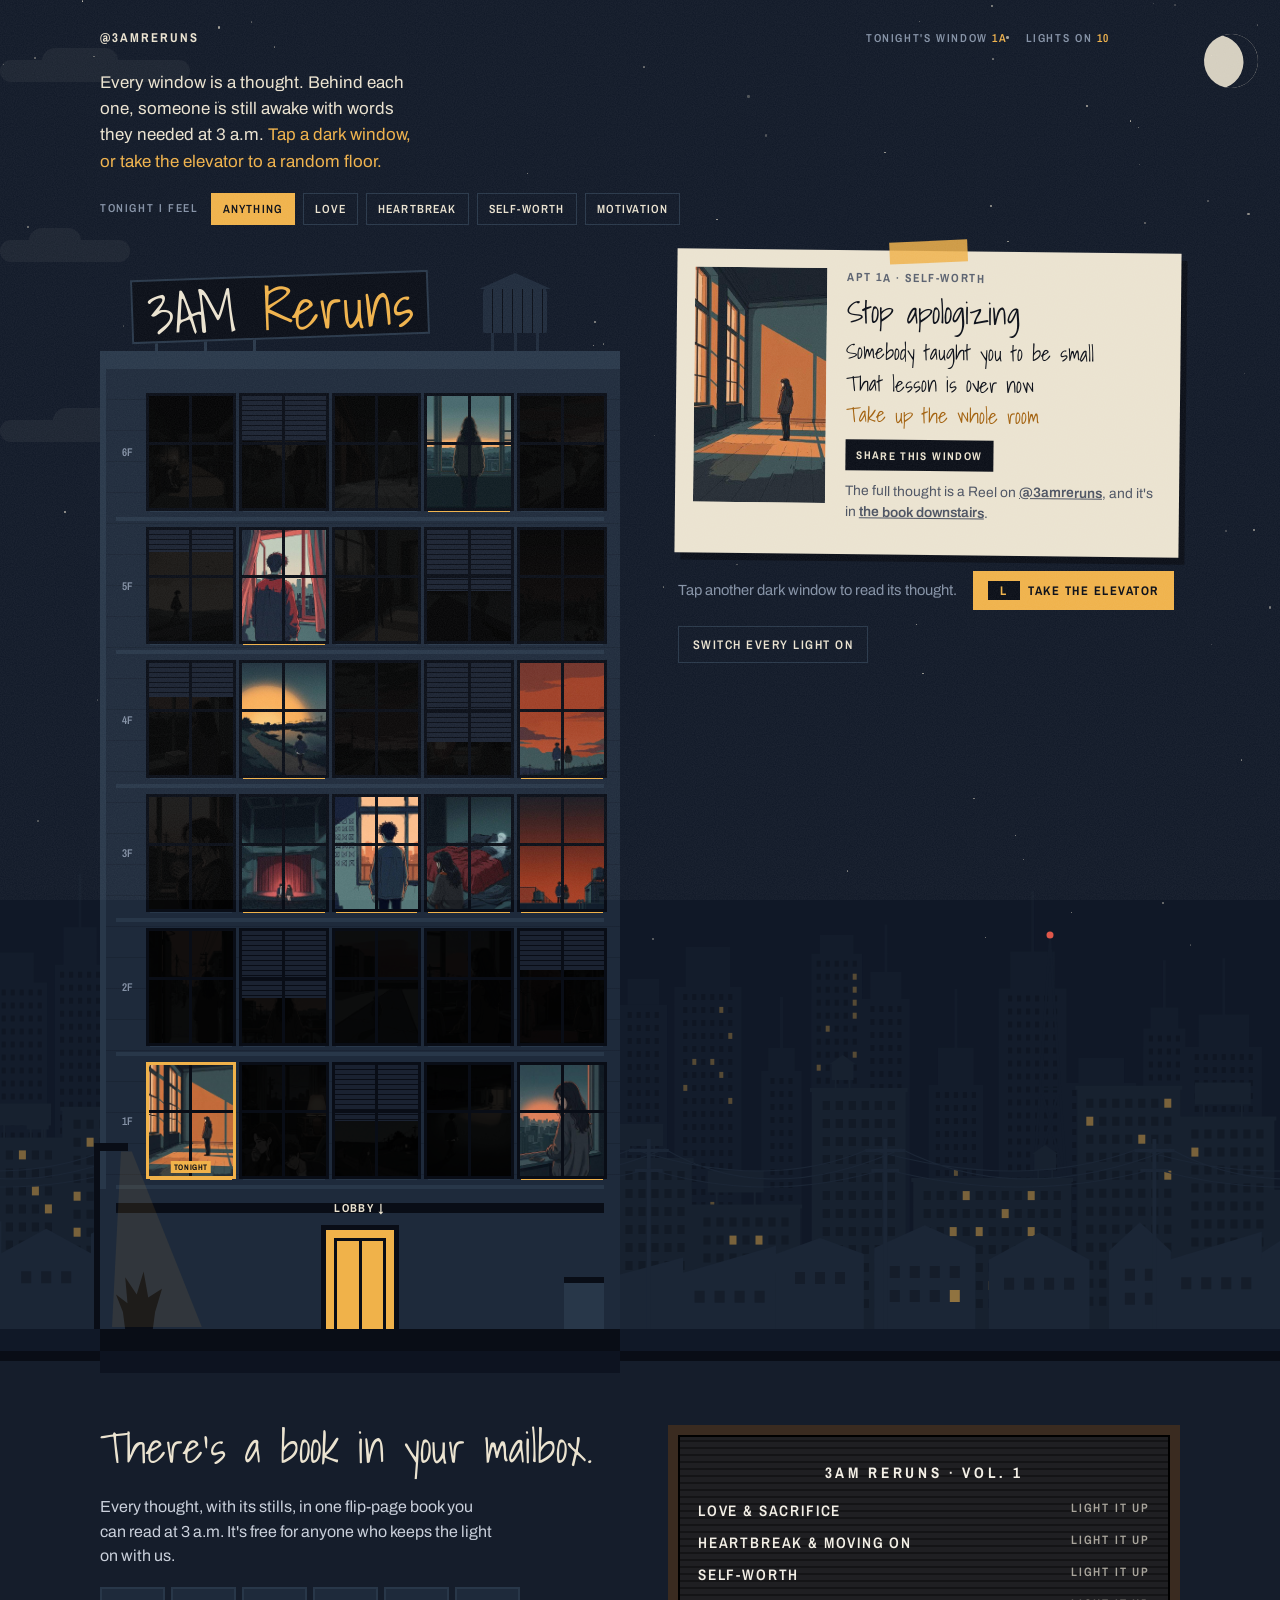
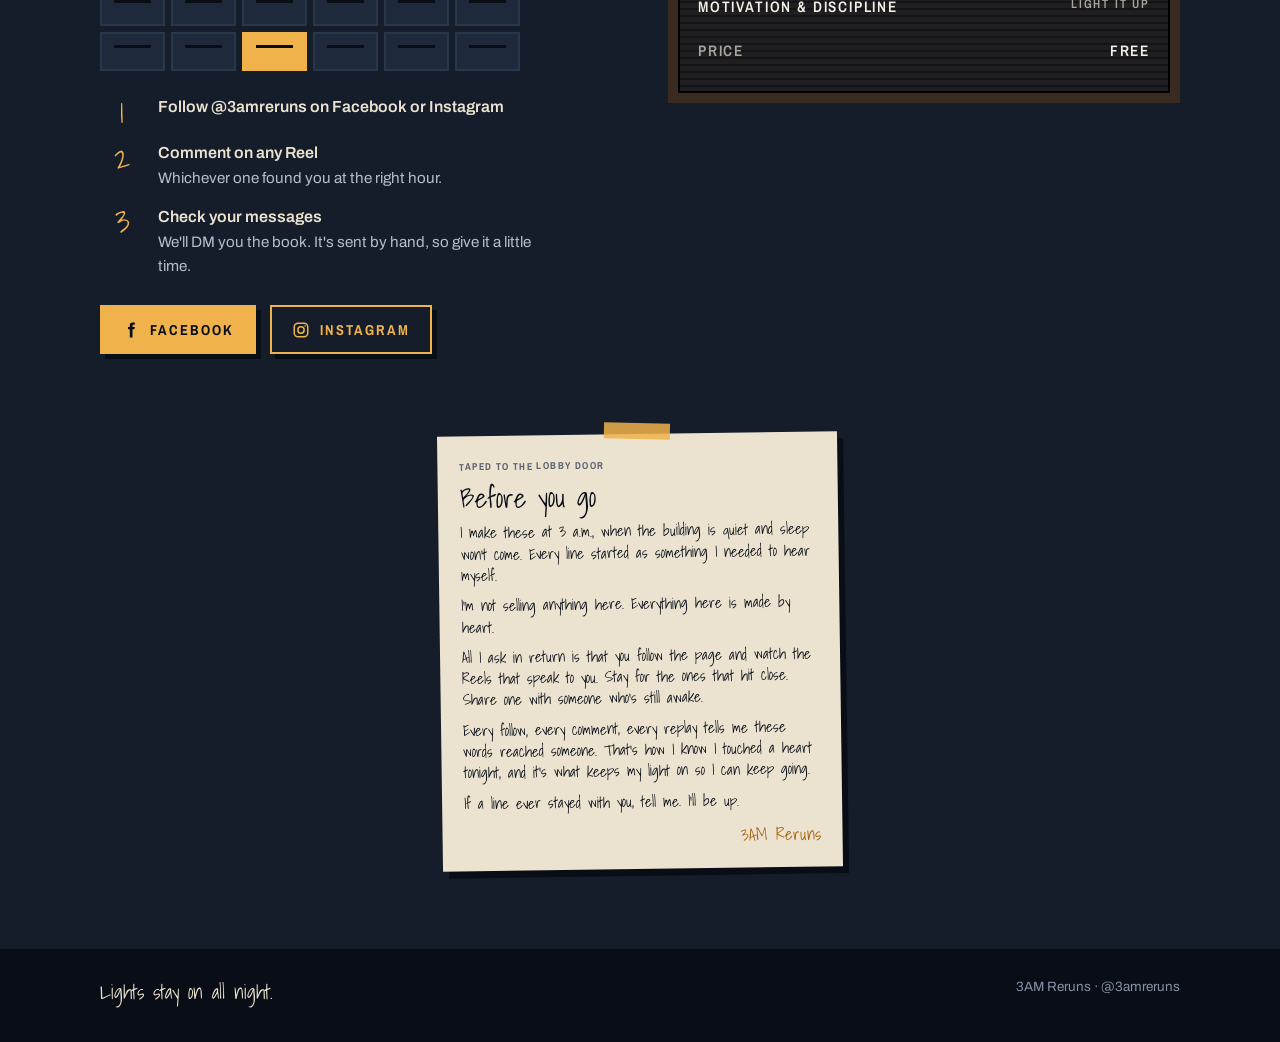
<file: index.html>
<!doctype html>
<html lang="en">
<head>
<meta charset="utf-8">
<meta name="viewport" content="width=device-width,initial-scale=1,viewport-fit=cover">
<meta property="og:title" content="3AM Reruns">
<meta property="og:description" content="Every window holds a thought someone needed at 3 a.m. Follow @3amreruns and comment on a Reel to get the free book.">
<title>3AM Reruns</title>
<meta name="description" content="Every window holds a thought someone needed at 3 a.m. Follow @3amreruns and comment on a Reel to get the free book.">
<link rel="preconnect" href="https://fonts.googleapis.com">
<link rel="preconnect" href="https://fonts.gstatic.com" crossorigin>
<link rel="stylesheet" href="https://fonts.googleapis.com/css2?family=Shadows+Into+Light&family=Archivo+Narrow:wght@500;600;700&family=Archivo:wght@400;500;600&display=swap">
<style>
/* Layout: one apartment block at night. The windows are the Reels; tap one and its tenant's note slides under your door. The lobby below holds the book. */
:root{
  --sky:#101827;      /* night sky, deep navy */
  --wall:#1e2a3b;     /* building facade, slate */
  --wall-hi:#283749;  /* lit edge of the facade */
  --ink:#090d16;      /* window glass, shadows */
  --paper:#ebe3d0;    /* notes, felt-board letters */
  --lamp:#f0b24a;     /* the one warm accent: lamplight */
  --mute:#8592a6;     /* secondary text */
  --display:"Shadows Into Light","Segoe Print","Bradley Hand",cursive;
  --body:"Archivo",system-ui,-apple-system,"Segoe UI",sans-serif;
  --label:"Archivo Narrow","Arial Narrow",system-ui,sans-serif;
  color-scheme:dark;
}
*{box-sizing:border-box}
html{background:var(--sky)}
body{background:var(--sky);color:var(--paper);font-family:var(--body);font-size:16px;line-height:1.55;overflow-x:hidden}
body::after{content:"";position:fixed;inset:0;pointer-events:none;z-index:50;opacity:.07;
  background-image:url("data:image/svg+xml,%3Csvg xmlns='http://www.w3.org/2000/svg' width='220' height='220'%3E%3Cfilter id='n'%3E%3CfeTurbulence type='fractalNoise' baseFrequency='.9' numOctaves='2' stitchTiles='stitch'/%3E%3CfeColorMatrix values='0 0 0 0 1 0 0 0 0 1 0 0 0 0 1 0 0 0 .9 0'/%3E%3C/filter%3E%3Crect width='100%25' height='100%25' filter='url(%23n)'/%3E%3C/svg%3E")}
a{color:inherit}
:focus-visible{outline:2px solid var(--lamp);outline-offset:3px}
.gut{padding-left:max(16px,env(safe-area-inset-left,0px));padding-right:max(16px,env(safe-area-inset-right,0px))}
.lbl{font-family:var(--label);font-weight:600;text-transform:uppercase;letter-spacing:.14em;font-size:.72rem;color:var(--mute)}

/* ---------- Sky + intro ---------- */
.night{position:relative;padding-block:28px 0}
.backdrop{position:absolute;inset:0;overflow:hidden;pointer-events:none;z-index:0}
.star{position:absolute;border-radius:50%;background:var(--paper);opacity:var(--o,.5);animation:twinkle var(--d,6s) ease-in-out var(--dl,0s) infinite}
@keyframes twinkle{0%,100%{opacity:var(--o,.5)}50%{opacity:calc(var(--o,.5) * .25)}}
.shoot{position:absolute;top:90px;left:62%;width:90px;height:1px;background:linear-gradient(90deg,transparent,var(--paper));opacity:0;transform:rotate(-24deg);animation:shoot 19s linear 6s infinite}
@keyframes shoot{0%,94%{opacity:0;translate:0 0}95%{opacity:.7}100%{opacity:0;translate:-220px 98px}}
.cloud{position:absolute;height:22px;background:var(--paper);opacity:.05;border-radius:22px;animation:drift var(--d,160s) linear infinite}
.cloud::before{content:"";position:absolute;left:22%;top:-12px;width:40%;height:26px;border-radius:26px;background:inherit}
@keyframes drift{from{transform:translateX(-30vw)}to{transform:translateX(130vw)}}
.skyline{position:absolute;left:0;right:0;bottom:22px;height:460px;width:100%}
.skyline .body,.skyline .pole{fill:var(--c)}
.skyline .dark{fill:var(--ink);opacity:.35}
.skyline .haze{--c:#131c2b}
.skyline .mid{--c:#17212f}
.skyline .near{--c:#1b2636}
.skyline .haze .w{opacity:.3}
.skyline .mid .w{opacity:.45}
.skyline .lattice{fill:none;stroke:var(--c);stroke-width:2.5}
.skyline .wire{fill:none;stroke:var(--c);stroke-width:1.2}
.skyline .w{fill:var(--lamp);opacity:.55}
.skyline .w.blink{animation:winblink var(--d,14s) steps(1) var(--dl,0s) infinite}
@keyframes winblink{0%,60%{opacity:.55}61%,100%{opacity:0}}
.skyline .beacon{fill:#e0574a;animation:beacon 2.6s ease-in-out infinite}
@keyframes beacon{0%,100%{opacity:.85}50%{opacity:.1}}
.night>.wrap{z-index:1}

.moon{position:absolute;z-index:0;top:34px;right:max(22px,env(safe-area-inset-right,0px));width:54px;height:54px;border-radius:50%;background:var(--paper);box-shadow:inset -14px -4px 0 0 var(--sky);transform:rotate(-20deg);opacity:.9}
.wrap{max-width:1080px;margin:0 auto;position:relative}
.top{display:flex;justify-content:space-between;align-items:baseline;gap:12px;flex-wrap:wrap;padding-right:70px}
.handle{font-family:var(--label);font-weight:700;letter-spacing:.16em;text-transform:uppercase;font-size:.8rem;color:var(--paper);text-decoration:none}
.count{font-variant-numeric:tabular-nums}
.count b{color:var(--lamp);font-weight:600}
.intro{max-width:34ch;margin:22px 0 0;font-size:1.06rem;color:var(--paper);text-wrap:balance}
.intro em{font-style:normal;color:var(--lamp)}

/* ---------- Stage: building + note ---------- */
.stage{display:grid;grid-template-columns:minmax(0,1fr);gap:28px;margin-top:26px;align-items:start}
@media (min-width:860px){.stage{grid-template-columns:minmax(0,520px) minmax(0,1fr);gap:56px}.note-col{position:sticky;top:calc(24px + env(safe-area-inset-top,0px))}}

.building{position:relative;max-width:520px;margin:0 auto;width:100%}
.roof{position:relative;height:118px}
.tower{position:absolute;right:14%;bottom:18px;width:64px;height:64px}
.tower .tank{position:absolute;inset:0 0 18px;background:var(--wall);border-radius:6px 6px 2px 2px;
  background-image:repeating-linear-gradient(90deg,transparent 0 9px,var(--ink) 9px 10px)}
.tower .tank::before{content:"";position:absolute;left:-4px;right:-4px;top:-14px;height:16px;background:var(--wall);clip-path:polygon(50% 0,100% 100%,0 100%)}
.tower .legs{position:absolute;left:8px;right:8px;bottom:0;height:18px;border-left:3px solid var(--wall);border-right:3px solid var(--wall);
  background:linear-gradient(var(--wall),var(--wall)) center/3px 100% no-repeat}
.sign{position:absolute;left:6%;bottom:16px;display:flex;flex-direction:column;align-items:flex-start}
.sign h1{margin:0;font-family:var(--display);font-weight:400;font-size:clamp(2.6rem,9vw,3.6rem);line-height:.9;color:var(--paper);
  padding:6px 14px 2px;background:var(--ink);border:2px solid var(--wall-hi);transform:rotate(-2deg)}
.sign h1 span{color:var(--lamp)}
.sign .posts{display:flex;gap:46px;margin-left:24px}
.sign .posts i{display:block;width:3px;height:14px;background:var(--wall-hi)}
.roof::after{content:"";position:absolute;left:0;right:0;bottom:0;height:18px;background:var(--wall-hi)}

.facade{position:relative;background:var(--wall);padding:18px 16px 0;
  background-image:linear-gradient(90deg,var(--wall-hi) 0 6px,transparent 6px),repeating-linear-gradient(180deg,transparent 0 30px,rgba(9,13,22,.18) 30px 31px)}
.floor{display:grid;grid-template-columns:24px repeat(5,minmax(0,1fr));gap:9px;align-items:center;padding-block:9px;border-bottom:4px solid var(--wall-hi)}
.floor .fl{font-family:var(--label);font-weight:600;font-size:.7rem;color:var(--mute);text-align:center;letter-spacing:.05em}
.win{position:relative;aspect-ratio:3/4;max-width:100%;padding:0;border:0;border-radius:0;background:var(--ink);cursor:pointer;overflow:hidden;
  box-shadow:0 0 0 3px var(--ink),0 5px 0 -1px var(--wall-hi)}
.win img{position:absolute;inset:0;width:100%;height:100%;object-fit:cover;filter:brightness(.13) saturate(.25);transition:filter .5s ease}
.win::before{content:"";position:absolute;inset:0;z-index:2;pointer-events:none;
  background:linear-gradient(var(--ink),var(--ink)) 50% 0/3px 100% no-repeat,linear-gradient(var(--ink),var(--ink)) 0 42%/100% 3px no-repeat}
.win::after{content:"";position:absolute;left:0;right:0;top:0;height:var(--blind,0%);background:repeating-linear-gradient(180deg,#1a2231 0 4px,var(--ink) 4px 5px);z-index:1;transition:height .4s ease}
.win.on img{filter:none}
.win.on::after{height:0}
.win.on{box-shadow:0 0 0 3px var(--ink),0 5px 0 -1px var(--lamp)}
.win.cur{box-shadow:0 0 0 3px var(--lamp),0 5px 0 -1px var(--lamp)}
.win:hover:not(.on) img{filter:brightness(.3) saturate(.4)}
.win.flick img{animation:flick .42s steps(1) 1}
@keyframes flick{0%{filter:brightness(.13)}25%{filter:none}45%{filter:brightness(.2)}65%{filter:none}}

.ground{position:relative;background:var(--wall);padding:14px 16px 0;display:grid;grid-template-columns:1fr auto 1fr;align-items:end;gap:12px}
.awning{grid-column:1/-1;height:10px;background:var(--ink)}
.door{width:78px;height:104px;background:var(--lamp);position:relative;border:5px solid var(--ink);border-bottom:0}
.door::before{content:"";position:absolute;inset:8px 8px 0;border:3px solid var(--ink);border-bottom:0;
  background:linear-gradient(var(--ink),var(--ink)) 50% 0/3px 100% no-repeat}
.door b{position:absolute;top:-30px;left:50%;transform:translateX(-50%);font-family:var(--label);font-weight:700;font-size:.72rem;letter-spacing:.12em;color:var(--paper);white-space:nowrap}
.plant{justify-self:start;width:46px;height:58px;background:var(--ink);clip-path:polygon(20% 100%,80% 100%,85% 70%,100% 30%,70% 45%,60% 0,45% 40%,20% 10%,25% 55%,0 40%,15% 70%)}
.box{justify-self:end;width:40px;height:52px;background:var(--wall-hi);border-top:6px solid var(--ink)}
.street{height:22px;background:var(--ink);box-shadow:0 22px 0 0 #0d1320}
.lamp-post{position:absolute;left:-6px;bottom:22px;width:6px;height:180px;background:var(--ink)}
.lamp-post::before{content:"";position:absolute;top:-6px;left:0;width:34px;height:8px;background:var(--ink)}
.lamp-post::after{content:"";position:absolute;top:2px;left:18px;width:90px;height:176px;background:var(--lamp);opacity:.09;clip-path:polygon(10% 0,22% 0,100% 100%,0 100%)}

/* ---------- Note under the door ---------- */
.note{position:relative;background:var(--paper);color:var(--ink);display:grid;grid-template-columns:minmax(0,132px) minmax(0,1fr);gap:20px;padding:18px;transform:rotate(.6deg);
  box-shadow:6px 7px 0 0 var(--ink)}
.note::before{content:"";position:absolute;top:-10px;left:42%;width:78px;height:22px;background:var(--lamp);opacity:.85;transform:rotate(-3deg)}
.note .still{aspect-ratio:9/16;max-width:100%;background:var(--ink);overflow:hidden}
.note .still img{width:100%;height:100%;object-fit:cover;display:block}
.note .meta{display:flex;flex-direction:column;gap:10px;min-width:0}
.note .apt{font-family:var(--label);font-weight:700;font-size:.74rem;letter-spacing:.14em;text-transform:uppercase;color:#59606e}
.note h2{margin:0;font-family:var(--display);font-weight:400;font-size:1.9rem;line-height:1.05}
.note .lines{margin:0;padding:0;list-style:none;font-family:var(--display);font-size:1.32rem;line-height:1.3;display:flex;flex-direction:column;gap:4px}
.note .lines li:last-child{color:#a2600c}
.note .more{margin-top:auto;font-size:.86rem;color:#4b5261}
.note .more a{font-weight:600}
.hint{margin:16px 2px 0;font-size:.92rem;color:var(--mute);display:flex;gap:16px;flex-wrap:wrap;align-items:center}
.btn-ghost{font:600 .78rem var(--label);letter-spacing:.12em;text-transform:uppercase;background:none;color:var(--paper);border:1.5px solid var(--wall-hi);padding:9px 14px;cursor:pointer}
.btn-ghost:hover{border-color:var(--lamp);color:var(--lamp)}
@media (max-width:420px){.note{grid-template-columns:minmax(0,96px) minmax(0,1fr);gap:14px;padding:14px}.note h2{font-size:1.6rem}.note .lines{font-size:1.18rem}}

/* ---------- Lobby ---------- */
.lobby{background:#151d2b;margin-top:0;padding-block:64px 72px;border-top:10px solid var(--ink)}
.lobby .wrap{display:grid;grid-template-columns:minmax(0,1fr);gap:40px}
@media (min-width:860px){.lobby .wrap{grid-template-columns:minmax(0,1fr) minmax(0,1fr);gap:56px;align-items:start}}
.lobby h3{margin:0 0 6px;font-family:var(--display);font-weight:400;font-size:clamp(2rem,6vw,2.7rem);line-height:1.05;color:var(--paper);text-wrap:balance}
.lobby p{margin:0;max-width:44ch;color:#c9cfda}

.board{background:#1a1a1c;padding:22px 20px 26px;border:10px solid #3a2b20;box-shadow:inset 0 0 0 2px #000;
  background-image:repeating-linear-gradient(180deg,#1f1f22 0 5px,#141416 5px 7px)}
.board .row{display:flex;justify-content:space-between;gap:12px;font-family:var(--label);font-weight:600;text-transform:uppercase;letter-spacing:.12em;color:#f3efe6;font-size:clamp(.78rem,2.6vw,.95rem);line-height:2.1}
.board .row span:last-child{font-variant-numeric:tabular-nums;color:#f3efe6}
.board .row.head{justify-content:center;font-weight:700;letter-spacing:.24em;margin-bottom:6px}
.board .row.gap{height:12px}
.board .row.dim{color:#a9a59c}

.mail{display:flex;flex-direction:column;gap:18px}
.boxes{display:grid;grid-template-columns:repeat(6,minmax(0,1fr));gap:6px;max-width:420px}
.boxes i{aspect-ratio:5/3;background:var(--wall);border:2px solid var(--wall-hi);position:relative}
.boxes i::after{content:"";position:absolute;left:20%;right:20%;top:30%;height:3px;background:var(--ink)}
.boxes i.yours{background:var(--lamp);border-color:var(--lamp)}
.boxes i.yours::after{background:var(--ink)}
.steps{list-style:none;margin:6px 0 0;padding:0;display:flex;flex-direction:column;gap:14px;max-width:460px}
.steps li{display:grid;grid-template-columns:44px minmax(0,1fr);gap:14px;align-items:start}
.steps .n{font-family:var(--display);font-size:2rem;line-height:1;color:var(--lamp);text-align:center}
.steps strong{display:block;font-weight:600;color:var(--paper)}
.steps span{color:#b6bdca;font-size:.95rem}
.cta{display:inline-flex;align-items:center;gap:10px;align-self:flex-start;margin-top:8px;background:var(--lamp);color:var(--ink);text-decoration:none;
  font:700 .9rem var(--label);letter-spacing:.14em;text-transform:uppercase;padding:15px 22px;box-shadow:5px 5px 0 0 var(--ink);transition:transform .15s ease,box-shadow .15s ease}
.cta:hover{transform:translate(-2px,-2px);box-shadow:7px 7px 0 0 var(--ink)}
.cta svg{width:18px;height:18px}
.ctas{display:flex;flex-wrap:wrap;gap:14px;margin-top:8px}
.ctas .cta{margin-top:0}
.cta.alt{background:transparent;color:var(--lamp);box-shadow:inset 0 0 0 2px var(--lamp),5px 5px 0 0 var(--ink)}
.cta.alt:hover{box-shadow:inset 0 0 0 2px var(--lamp),7px 7px 0 0 var(--ink)}

@media (max-width:859px){
  .mail{align-items:center;text-align:center}
  .mail p{margin-inline:auto}
  .boxes{width:100%;margin-inline:auto}
  .steps{text-align:left;width:fit-content;max-width:100%;margin-inline:auto}
  .ctas{justify-content:center;align-self:center}
}
.letter{background:#151d2b;padding-block:8px 80px}
.letter .card{position:relative;max-width:400px;margin:0 auto;background:var(--paper);color:var(--ink);padding:24px 22px 22px;transform:rotate(-.8deg);box-shadow:6px 7px 0 0 var(--ink)}
.letter .card::before{content:"";position:absolute;top:-11px;left:50%;width:66px;height:16px;margin-left:-33px;background:var(--lamp);opacity:.85;transform:rotate(2deg)}
.letter .apt{font-family:var(--label);font-weight:700;font-size:.62rem;letter-spacing:.14em;text-transform:uppercase;color:#59606e;margin:0 0 10px}
.letter h3{margin:0 0 10px;font-family:var(--display);font-weight:400;font-size:clamp(1.4rem,5vw,1.7rem);line-height:1.05}
.letter p{margin:0 0 9px;font-family:var(--display);font-size:.95rem;line-height:1.4}
.letter .sig{margin:12px 0 0;text-align:right;color:#a2600c;font-size:1.05rem}
@media (max-width:420px){.letter .card{padding:22px 18px 18px}}
.tonight-btn{background:none;border:0;padding:0;cursor:pointer}
.tonight-btn:hover{color:var(--paper)}
.tonight-btn b{color:var(--lamp);font-weight:600}
.top .meta-r{display:flex;gap:18px;flex-wrap:wrap;align-items:baseline}
.moods{display:flex;flex-wrap:wrap;gap:8px;margin-top:18px;align-items:center}
.moods .lbl{margin-right:4px}
.mood{font:600 .74rem var(--label);letter-spacing:.1em;text-transform:uppercase;background:none;color:var(--paper);border:1.5px solid var(--wall-hi);padding:7px 11px;cursor:pointer}
.mood:hover{border-color:var(--lamp)}
.mood[aria-pressed="true"]{background:var(--lamp);border-color:var(--lamp);color:var(--ink)}
.win.vacant{cursor:default}
.win.vacant::after{height:100%}
.win.tonight::before{background:linear-gradient(var(--ink),var(--ink)) 50% 0/3px 100% no-repeat,linear-gradient(var(--ink),var(--ink)) 0 42%/100% 3px no-repeat}
.win .tag{position:absolute;left:50%;bottom:3px;transform:translateX(-50%);z-index:3;background:var(--lamp);color:var(--ink);font:700 .5rem/1 var(--label);letter-spacing:.08em;text-transform:uppercase;padding:2px 3px;white-space:nowrap;pointer-events:none}
.car{position:absolute;left:16px;width:24px;background:var(--lamp);z-index:1;transition:top 1.3s cubic-bezier(.6,0,.3,1);pointer-events:none;opacity:0}
.car.go{opacity:.95}
.floor .fl{position:relative;z-index:2}
.floor.at .fl{color:var(--ink)}
.note-actions{display:flex;gap:10px;align-items:center;flex-wrap:wrap}
.share{font:700 .7rem var(--label);letter-spacing:.12em;text-transform:uppercase;background:var(--ink);color:var(--paper);border:0;padding:8px 11px;cursor:pointer}
.share:hover{background:#26334a}
.share-msg{font-size:.78rem;color:#4b5261}
.share-url{width:100%;font:.78rem var(--body);padding:5px;border:1px solid #b9b2a2;background:#f6f1e6;color:var(--ink)}
.btn-lamp{font:700 .78rem var(--label);letter-spacing:.12em;text-transform:uppercase;background:var(--lamp);color:var(--ink);border:1.5px solid var(--lamp);padding:9px 14px;cursor:pointer;display:inline-flex;gap:8px;align-items:center}
.btn-lamp:disabled{opacity:.6;cursor:wait}
.btn-lamp .disp{font-variant-numeric:tabular-nums;background:var(--ink);color:var(--lamp);padding:1px 5px;min-width:2.6em;text-align:center}
.board .row.pick{width:100%;background:none;border:0;padding:0;cursor:pointer;text-align:left}
.board .row.pick:hover span:first-child,.board .row.pick[aria-pressed="true"] span:first-child{color:var(--lamp)}
.board .row.pick span:last-child{color:#a9a59c;font-size:.8em}
footer{padding-block:28px 34px;background:var(--ink);color:var(--mute);font-size:.84rem}
footer .wrap{display:flex;justify-content:space-between;gap:12px;flex-wrap:wrap}
footer .sig{font-family:var(--display);font-size:1.25rem;color:var(--paper)}

@media (max-width:640px){.moon{top:10px;width:40px;height:40px;box-shadow:inset -10px -3px 0 0 var(--sky)}.lamp-post{display:none}}
@media (prefers-reduced-motion:reduce){*{transition:none!important;animation:none!important}}
</style>
<style>html{color-scheme:dark}body{margin:0}img{max-width:100%}[hidden]{display:none!important}:root{padding-top:env(safe-area-inset-top,0px);padding-bottom:env(safe-area-inset-bottom,0px)}</style>
</head>
<body>


<div class="night gut">
  <div class="backdrop" id="backdrop" aria-hidden="true"></div>
  <div class="moon" aria-hidden="true"></div>
  <div class="wrap">
    <div class="top">
      <a class="handle" href="https://www.facebook.com/3amreruns" target="_blank" rel="noopener">@3amreruns</a>
      <span class="meta-r"><button class="lbl tonight-btn" id="tonight-btn" type="button">Tonight's window <b id="tonight-apt"></b></button><span class="lbl count" aria-live="polite">Lights on <b id="lit">0</b></span></span>
    </div>
    <p class="intro">Every window is a thought. Behind each one, someone is still awake with words they needed at 3 a.m. <em>Tap a dark window, or take the elevator to a random floor.</em></p>
    <div class="moods" role="group" aria-label="Filter by feeling"><span class="lbl">Tonight I feel</span><button class="mood" type="button" data-ch="" aria-pressed="true">Anything</button></div>

    <div class="stage">
      <div class="building" role="group" aria-label="The building: one thought in each apartment">
        <div class="roof" aria-hidden="false">
          <div class="sign"><h1>3AM <span>Reruns</span></h1><div class="posts" aria-hidden="true"><i></i><i></i><i></i></div></div>
          <div class="tower" aria-hidden="true"><div class="tank"></div><div class="legs"></div></div>
        </div>
        <div class="facade" id="facade"></div>
        <div class="ground" aria-hidden="true">
          <div class="awning"></div>
          <div class="plant"></div>
          <div class="door"><b>LOBBY ↓</b></div>
          <div class="box"></div>
        </div>
        <div class="street" aria-hidden="true"></div>
        <div class="lamp-post" aria-hidden="true"></div>
      </div>

      <div class="note-col">
        <article class="note" id="note" aria-live="polite">
          <div class="still"><img id="n-img" alt=""></div>
          <div class="meta">
            <div class="apt" id="n-apt"></div>
            <h2 id="n-title"></h2>
            <ul class="lines" id="n-lines"></ul>
            <div class="note-actions"><button class="share" id="share" type="button">Share this window</button><span class="share-msg" id="share-msg" aria-live="polite"></span></div>
            <p class="more" id="n-more">The full thought is a Reel on <a href="https://www.facebook.com/3amreruns" target="_blank" rel="noopener">@3amreruns</a>, and it's in <a href="#lobby">the book downstairs</a>.</p>
          </div>
        </article>
        <div class="hint">
          <span id="hint-text">Tap another dark window to read its thought.</span>
          <button class="btn-lamp" id="lift" type="button"><span class="disp" id="lift-disp">L</span>Take the elevator</button>
          <button class="btn-ghost" id="all" type="button">Switch every light on</button>
        </div>
      </div>
    </div>
  </div>
</div>

<section class="lobby gut" id="lobby" aria-labelledby="lobby-h">
  <div class="wrap">
    <div class="mail">
      <h3 id="lobby-h">There's a book in your mailbox.</h3>
      <p>Every thought, with its stills, in one flip-page book you can read at 3 a.m. It's free for anyone who keeps the light on with us.</p>
      <div class="boxes" aria-hidden="true"><i></i><i></i><i></i><i></i><i></i><i></i><i></i><i></i><i class="yours"></i><i></i><i></i><i></i></div>
      <ol class="steps">
        <li><span class="n">1</span><div><strong>Follow @3amreruns on Facebook or Instagram</strong></div></li>
        <li><span class="n">2</span><div><strong>Comment on any Reel</strong><span>Whichever one found you at the right hour.</span></div></li>
        <li><span class="n">3</span><div><strong>Check your messages</strong><span>We'll DM you the book. It's sent by hand, so give it a little time.</span></div></li>
      </ol>
      <div class="ctas">
      <a class="cta" href="https://www.facebook.com/3amreruns" target="_blank" rel="noopener">
        <svg viewBox="0 0 24 24" fill="currentColor" aria-hidden="true"><path d="M14 8V6.2c0-.8.2-1.2 1.4-1.2H17V2h-2.6C11.3 2 10.4 3.6 10.4 6v2H8v3h2.4v11H14V11h2.6l.4-3z"/></svg>
        Facebook
      </a>
      <a class="cta alt" href="https://www.instagram.com/3amreruns/" target="_blank" rel="noopener">
        <svg viewBox="0 0 24 24" fill="none" stroke="currentColor" stroke-width="2" aria-hidden="true"><rect x="3" y="3" width="18" height="18" rx="5"/><circle cx="12" cy="12" r="4.2"/><circle cx="17.4" cy="6.6" r="1.1" fill="currentColor" stroke="none"/></svg>
        Instagram
      </a>
      </div>
    </div>
    <div class="board" role="group" aria-label="Building directory: tap a chapter to fill the building with it">
      <div class="row head">3AM Reruns · Vol. 1</div>
      <div id="board-rows"></div>
      <div class="row gap"></div>
      <div class="row dim"><span>Price</span><span>Free</span></div>
    </div>
  </div>
</section>

<section class="letter gut" aria-labelledby="letter-h">
  <article class="card">
    <p class="apt">Taped to the lobby door</p>
    <h3 id="letter-h">Before you go</h3>
    <p>I make these at 3 a.m., when the building is quiet and sleep won't come. Every line started as something I needed to hear myself.</p>
    <p>I'm not selling anything here. Everything here is made by heart.</p>
    <p>All I ask in return is that you follow the page and watch the Reels that speak to you. Stay for the ones that hit close. Share one with someone who's still awake.</p>
    <p>Every follow, every comment, every replay tells me these words reached someone. That's how I know I touched a heart tonight, and it's what keeps my light on so I can keep going.</p>
    <p>If a line ever stayed with you, tell me. I'll be up.</p>
    <p class="sig">3AM Reruns</p>
  </article>
</section>

<footer class="gut">
  <div class="wrap">
    <span class="sig">Lights stay on all night.</span>
    <span>3AM Reruns · @3amreruns</span>
  </div>
</footer>

<script src="thoughts.js"></script>
<script>
// THOUGHTS (from thoughts.js): every thought in the book, {id, title, theme, chapter, lines}.
// The building has 30 apartments. Each night (it turns over at 3 a.m. local time) a different
// set of thoughts moves in, and one of them is tonight's window.
const ALL = window.THOUGHTS || [];
const CHAPTERS = window.CHAPTER_ORDER || [...new Set(ALL.map(p => p.chapter))];
const byId = Object.fromEntries(ALL.map(p => [p.id, p]));
const FLOORS = 6, UNITS = "ABCDE", SLOTS = FLOORS * 5;
const facade = document.getElementById('facade');
const reduce = matchMedia('(prefers-reduced-motion: reduce)').matches;
const narrow = () => matchMedia('(max-width: 859px)').matches;
const blinds = [0,40,0,65,0,20,0,0,55,0,30,0,0,70,0,0,45,0,0,25,0,60,0,0,35,0,0,50,0,15];
const $ = id => document.getElementById(id);

// --- seeded randomness, so everyone sees the same building on the same night
const nightKey = (() => { const d = new Date(Date.now() - 3 * 3600e3); return `${d.getFullYear()}-${d.getMonth() + 1}-${d.getDate()}`; })();
function rng(seedStr) {
  let h = 1779033703 ^ seedStr.length;
  for (let i = 0; i < seedStr.length; i++) { h = Math.imul(h ^ seedStr.charCodeAt(i), 3432918353); h = h << 13 | h >>> 19; }
  return () => { h = Math.imul(h ^ h >>> 16, 2246822507); h = Math.imul(h ^ h >>> 13, 3266489909); return ((h ^= h >>> 16) >>> 0) / 4294967296; };
}
const shuffle = (arr, r) => { const a = arr.slice(); for (let i = a.length - 1; i > 0; i--) { const j = Math.floor(r() * (i + 1)); [a[i], a[j]] = [a[j], a[i]]; } return a; };

// --- build the 30 apartments
const slots = [];   // {el, floorEl, apt, poem}
for (let f = 0; f < FLOORS; f++) {
  const row = document.createElement('div');
  row.className = 'floor';
  const floorNo = FLOORS - f;
  row.innerHTML = `<span class="fl" aria-hidden="true">${floorNo}F</span>`;
  for (let u = 0; u < 5; u++) {
    const i = f * 5 + u;
    const b = document.createElement('button');
    b.type = 'button';
    b.className = 'win';
    b.style.setProperty('--blind', blinds[i] + '%');
    b.innerHTML = `<img alt="" decoding="async">`;
    const slot = {el: b, floorEl: row, apt: floorNo + UNITS[u], poem: null};
    b.addEventListener('click', () => { if (slot.poem) open(slot, true); });
    row.appendChild(b);
    slots.push(slot);
  }
  facade.appendChild(row);
}
const car = document.createElement('div');
car.className = 'car';
car.setAttribute('aria-hidden', 'true');
facade.appendChild(car);

let cur = null, tonight = null, filter = '';

function setTenant(slot, p) {
  slot.poem = p;
  const b = slot.el;
  b.classList.remove('on', 'cur', 'flick', 'tonight');
  b.querySelector('.tag')?.remove();
  b.classList.toggle('vacant', !p);
  b.disabled = !p;
  b.setAttribute('aria-pressed', 'false');
  const img = b.querySelector('img');
  if (p) {
    img.src = `img/${p.id}.jpg`;
    img.hidden = false;
    b.setAttribute('aria-label', `Apartment ${slot.apt}: ${p.title}`);
    if (tonight && p.id === tonight.id) {
      b.classList.add('tonight');
      b.insertAdjacentHTML('beforeend', '<span class="tag">Tonight</span>');
    }
  } else {
    img.removeAttribute('src');
    img.hidden = true;
    b.setAttribute('aria-label', `Apartment ${slot.apt}: empty`);
  }
}
const slotOf = id => slots.find(s => s.poem && s.poem.id === id);

function light(slot, animate) {
  const w = slot.el;
  if (!slot.poem || w.classList.contains('on')) return;
  w.classList.add('on');
  w.setAttribute('aria-pressed', 'true');
  if (animate && !reduce) { w.classList.remove('flick'); void w.offsetWidth; w.classList.add('flick'); }
}
function updateCount() {
  const n = slots.filter(s => s.el.classList.contains('on')).length;
  const occupied = slots.filter(s => s.poem).length;
  $('lit').textContent = n;
  const all = n === occupied;
  $('all').hidden = all;
  $('hint-text').innerHTML = all && filter
    ? `Every ${filter.split(' & ')[0].toLowerCase()} window is lit. The rest of the building is in <a href="#lobby">the book downstairs</a>.`
    : all
    ? 'Every light is on. The whole building is in <a href="#lobby">the book downstairs</a>.'
    : 'Tap another dark window to read its thought.';
}

function open(slot, fromTap) {
  const p = slot.poem;
  light(slot, fromTap);
  if (cur) cur.el.classList.remove('cur');
  cur = slot; slot.el.classList.add('cur');
  $('n-img').src = `img/${p.id}.jpg`;
  $('n-apt').textContent = `Apt ${slot.apt} · ${p.theme}`;
  $('n-title').textContent = p.title;
  const ul = $('n-lines');
  ul.innerHTML = '';
  p.lines.forEach(l => { const li = document.createElement('li'); li.textContent = l; ul.appendChild(li); });
  $('share-msg').textContent = '';
  $('share-url')?.remove();
  updateCount();
  if (fromTap && narrow()) {
    const r = $('note').getBoundingClientRect();
    if (r.top > innerHeight - 120) $('note').scrollIntoView({behavior: reduce ? 'auto' : 'smooth', block: 'center'});
  }
}

// --- fill the building: tonight's tenants, or one chapter's thoughts
function fill(pool, seed, keep) {
  const r = rng(seed);
  let picks = shuffle(pool, r).slice(0, SLOTS);
  if (keep && !picks.includes(keep)) picks[picks.length < SLOTS ? picks.length : SLOTS - 1] = keep;
  // spread the tenants across the building when there are fewer thoughts than apartments
  const order = shuffle(slots.map((_, i) => i), r);
  slots.forEach(s => setTenant(s, null));
  picks.forEach((p, k) => setTenant(slots[order[k]], p));
  const occupied = slots.filter(s => s.poem);
  return occupied;
}

function setFilter(ch, fromUser) {
  filter = ch;
  document.querySelectorAll('[data-ch]').forEach(b => b.setAttribute('aria-pressed', String(b.dataset.ch === ch)));
  const pool = ch ? ALL.filter(p => p.chapter === ch) : ALL;
  const keep = !ch || (tonight && tonight.chapter === ch) ? tonight : null;
  const occupied = fill(pool, nightKey + '|' + ch, keep);
  // a chapter lights all its windows; the full building starts with a few lights on
  (ch ? occupied : shuffle(occupied, rng(nightKey)).slice(0, 9)).forEach(s => light(s, !!fromUser));
  const first = (keep && slotOf(keep.id)) || slots.find(s => s.el.classList.contains('on')) || slots.find(s => s.poem);
  if (first) open(first, false);
  updateCount();
  if (fromUser) document.querySelector('.building').scrollIntoView({behavior: reduce ? 'auto' : 'smooth', block: 'start'});
}

// --- the elevator: rides to a random floor and opens a random thought there
let riding = false;
function ride() {
  if (riding) return;
  const pool = filter ? ALL.filter(p => p.chapter === filter) : ALL;
  const shown = cur && cur.poem ? cur.poem.id : null;
  const choices = pool.filter(p => p.id !== shown);
  if (!choices.length) return;
  const p = choices[Math.floor(Math.random() * choices.length)];
  let slot = slotOf(p.id);
  if (!slot) {
    const dark = slots.filter(s => !s.el.classList.contains('on') && !(tonight && s.poem && s.poem.id === tonight.id));
    const vacant = slots.filter(s => !s.poem);
    const spots = vacant.length ? vacant : dark.length ? dark : slots.filter(s => s !== cur);
    slot = spots[Math.floor(Math.random() * spots.length)];
    setTenant(slot, p);
  }
  riding = true;
  $('lift').disabled = true;
  const arrive = () => {
    slots.forEach(s => s.floorEl.classList.remove('at'));
    slot.floorEl.classList.add('at');
    $('lift-disp').textContent = slot.apt.slice(0, -1) + 'F';
    open(slot, true);
    setTimeout(() => { car.classList.remove('go'); slot.floorEl.classList.remove('at'); riding = false; $('lift').disabled = false; }, reduce ? 0 : 900);
  };
  if (narrow()) document.querySelector('.building').scrollIntoView({behavior: reduce ? 'auto' : 'smooth', block: 'center'});
  if (reduce) return arrive();
  // start at the ground floor, ride up, ticking the display as floors pass
  car.style.transition = 'none';
  car.style.top = facade.offsetHeight + 'px';
  car.style.height = slot.floorEl.offsetHeight + 'px';
  car.classList.add('go');
  void car.offsetWidth;
  car.style.transition = '';
  const delay = narrow() ? 450 : 0;
  setTimeout(() => {
    car.style.top = slot.floorEl.offsetTop + 'px';
    const target = +slot.apt.slice(0, -1);
    let f = 0;
    const tick = setInterval(() => { f++; $('lift-disp').textContent = Math.min(f, target) + 'F'; if (f >= target) clearInterval(tick); }, 1300 / target);
    setTimeout(arrive, 1350);
  }, delay);
}

// --- share a window: a link that opens this thought
async function share() {
  const p = cur && cur.poem;
  if (!p) return;
  const url = location.origin + location.pathname + '#t' + p.id;
  const msg = $('share-msg');
  if (navigator.share) {
    try { await navigator.share({title: `${p.title} · 3AM Reruns`, text: p.lines.join('\n'), url}); return; } catch (e) { if (e.name === 'AbortError') return; }
  }
  try { await navigator.clipboard.writeText(url); msg.textContent = 'Link copied.'; return; } catch (e) {}
  msg.textContent = 'Copy this link:';
  let box = $('share-url');
  if (!box) { box = document.createElement('input'); box.id = 'share-url'; box.className = 'share-url'; box.readOnly = true; $('share-msg').after(box); }
  box.value = url; box.focus(); box.select();
}

function openFromHash() {
  const m = /^#t(\w+)$/.exec(location.hash);
  const p = m && byId[m[1]];
  if (!p) return false;
  if (filter && p.chapter !== filter) setFilter('', false);
  let slot = slotOf(p.id);
  if (!slot) {
    const spots = slots.filter(s => !s.poem || (!s.el.classList.contains('on') && s.poem !== tonight));
    slot = spots[Math.floor(Math.random() * spots.length)] || slots[0];
    setTenant(slot, p);
  }
  open(slot, true);
  document.querySelector('.building').scrollIntoView({block: narrow() ? 'center' : 'start'});
  return true;
}

// --- controls
const moods = document.querySelector('.moods');
const boardRows = $('board-rows');
CHAPTERS.forEach(ch => {
  const short = ch.split(' & ')[0];
  moods.insertAdjacentHTML('beforeend', `<button class="mood" type="button" data-ch="${ch}" aria-pressed="false">${short}</button>`);
  boardRows.insertAdjacentHTML('beforeend', `<button class="row pick" type="button" data-ch="${ch}" aria-pressed="false"><span>${ch.replace('&', '&amp;')}</span><span>Light it up</span></button>`);
});
document.addEventListener('click', e => {
  const b = e.target.closest('[data-ch]');
  if (b) setFilter(b.dataset.ch === filter && b.classList.contains('pick') ? '' : b.dataset.ch, true);
});
$('lift').addEventListener('click', ride);
$('share').addEventListener('click', share);
$('tonight-btn').addEventListener('click', () => {
  if (filter && tonight.chapter !== filter) setFilter('', false);
  const s = slotOf(tonight.id);
  if (s) { open(s, true); if (narrow()) document.querySelector('.building').scrollIntoView({behavior: reduce ? 'auto' : 'smooth', block: 'center'}); }
});
$('all').addEventListener('click', () => {
  const dark = slots.filter(s => s.poem && !s.el.classList.contains('on'));
  let delay = 0;
  if (narrow()) {
    document.querySelector('.building').scrollIntoView({behavior: reduce ? 'auto' : 'smooth', block: 'start'});
    delay = reduce ? 0 : 600;
  }
  dark.forEach((s, k) => setTimeout(() => { light(s, true); updateCount(); }, delay + (reduce ? 0 : k * 90)));
});
document.addEventListener('click', e => {
  if (!e.target.closest('a[href="#lobby"]')) return;
  e.preventDefault();
  $('lobby').scrollIntoView({behavior: reduce ? 'auto' : 'smooth'});
});
addEventListener('hashchange', openFromHash);

// --- first frame: tonight's building, tonight's window open
if (ALL.length) {
  tonight = ALL[Math.floor(rng('tonight|' + nightKey)() * ALL.length)];
  setFilter('', false);
  $('tonight-apt').textContent = slotOf(tonight.id).apt;
  openFromHash();
}

(function backdrop(){
  const bd = document.getElementById('backdrop');
  const H = Math.max(document.querySelector('.night').offsetHeight, 900);
  const rnd = (a,b) => a + Math.random()*(b-a);
  const frag = document.createDocumentFragment();
  for (let i = 0; i < 90; i++) {
    const s = document.createElement('i');
    const top = Math.pow(Math.random(), 1.6) * H * .7;
    const size = Math.random() < .8 ? rnd(1,1.8) : rnd(2,2.6);
    s.className = 'star';
    s.style.cssText = `left:${rnd(0,100)}%;top:${top}px;width:${size}px;height:${size}px;--o:${rnd(.25,.75).toFixed(2)};--d:${rnd(4,10).toFixed(1)}s;--dl:-${rnd(0,10).toFixed(1)}s`;
    frag.appendChild(s);
  }
  [[60,190,170],[240,130,230],[420,240,300]].forEach(([top,w,d],k) => {
    const c = document.createElement('i');
    c.className = 'cloud';
    c.style.cssText = `top:${top}px;left:0;width:${w}px;--d:${d}s;animation-delay:-${k*70}s`;
    frag.appendChild(c);
  });
  const sh = document.createElement('i'); sh.className = 'shoot'; frag.appendChild(sh);

  // skyline: three flat layers (haze towers, mid offices, near houses + utility poles)
  const NS = 'http://www.w3.org/2000/svg';
  const svg = document.createElementNS(NS, 'svg');
  svg.setAttribute('class', 'skyline');
  svg.setAttribute('viewBox', '0 0 1600 460');
  svg.setAttribute('preserveAspectRatio', 'xMidYMax slice');
  const el = (tag, attrs, parent) => { const n = document.createElementNS(NS, tag); for (const k in attrs) n.setAttribute(k, attrs[k]); (parent || svg).appendChild(n); return n; };
  let seed = 11; const pr = () => (seed = (seed * 16807) % 2147483647) / 2147483647;
  const R = (x, y, w, h) => `M${x.toFixed(1)} ${y.toFixed(1)}h${w.toFixed(1)}v${h.toFixed(1)}h${(-w).toFixed(1)}z`;
  const B = 460;

  function layer(name, opts) {
    const g = el('g', {class: 'layer ' + name});
    let body = '', dark = '';
    const lit = [];
    const windows = (x, y, w, h, cw, ch, gx, gy, rate) => {
      const cols = Math.floor((w - gx) / (cw + gx)), rows = Math.floor((h - gy * 2) / (ch + gy));
      const ox = x + (w - cols * (cw + gx) + gx) / 2;
      for (let r = 0; r < rows; r++) for (let c = 0; c < cols; c++) {
        const wx = ox + c * (cw + gx), wy = y + gy + r * (ch + gy);
        if (pr() < rate) lit.push([wx, wy, cw, ch]); else dark += R(wx, wy, cw, ch);
      }
    };
    let x = opts.start;
    while (x < 1640) {
      const t = opts.pick();
      const w = t.w(), h = t.h(), y = B - h;
      body += R(x, y, w, h);
      const rate = [0, .03, .08, .16][Math.floor(pr() * 4)];
      if (t.kind === 'tower') {
        const sw = w * .66, sh = 18 + pr() * 22;
        body += R(x + (w - sw) / 2, y - sh, sw, sh);
        if (pr() < .6) body += R(x + w / 2 - 1.5, y - sh - 40 - pr() * 30, 3, 40 + 30);
        windows(x, y, w, h, 4, 6, 5, 7, rate);
      } else if (t.kind === 'office') {
        if (pr() < .5) { // water tank on legs
          const tx = x + 8 + pr() * (w - 40);
          body += R(tx, y - 24, 22, 16) + `M${tx - 2} ${y - 24}l13 -9l13 9z` + R(tx + 3, y - 8, 2, 8) + R(tx + 17, y - 8, 2, 8);
        }
        if (pr() < .35) { // billboard frame
          const bx = x + 6 + pr() * (w - 70);
          body += R(bx, y - 34, 56, 22) + R(bx + 8, y - 12, 2, 12) + R(bx + 46, y - 12, 2, 12);
        }
        body += R(x - 2, y, w + 4, 4);
        windows(x, y + 4, w, h - 4, 7, 9, 6, 9, rate);
      } else { // house: slanted or gable roof, AC unit
        const peak = 14 + pr() * 16;
        body += pr() < .5 ? `M${x} ${y}L${x + w / 2} ${y - peak}L${x + w} ${y}z` : `M${x} ${y}L${x + w} ${y - peak}L${x + w} ${y}z`;
        if (pr() < .5) body += R(x + w * .65, y + 10, 12, 9);
        windows(x, y + 6, w, h - 6, 10, 12, 10, 12, rate * 1.6);
      }
      x += w + (pr() < opts.gapChance ? 4 + pr() * 18 : 0);
    }
    el('path', {d: body, class: 'body'}, g);
    el('path', {d: dark, class: 'dark'}, g);
    lit.forEach(([wx, wy, cw, ch]) => {
      const r = el('rect', {x: wx.toFixed(1), y: wy.toFixed(1), width: cw, height: ch, class: 'w'}, g);
      if (pr() < .15) { r.classList.add('blink'); r.style.setProperty('--d', (10 + pr() * 16).toFixed(1) + 's'); r.style.setProperty('--dl', '-' + (pr() * 20).toFixed(1) + 's'); }
    });
    return g;
  }

  layer('haze', {start: -10, gapChance: .55, pick: () => ({kind: 'tower', w: () => 34 + pr() * 46, h: () => 230 + pr() * 190})});
  // radio tower with a slow red beacon
  const rg = el('g', {class: 'layer haze'});
  const tx = 1210, top = 70;
  el('path', {class: 'lattice', d: `M${tx - 26} ${B}L${tx} ${top}L${tx + 26} ${B}M${tx - 20} ${B - 70}h40M${tx - 15} ${B - 150}h30M${tx - 9} ${B - 240}h18M${tx - 5} ${B - 310}h10M${tx - 20} ${B - 70}L${tx + 15} ${B - 150}M${tx + 20} ${B - 70}L${tx - 15} ${B - 150}M${tx - 15} ${B - 150}L${tx + 9} ${B - 240}M${tx + 15} ${B - 150}L${tx - 9} ${B - 240}`}, rg);
  el('circle', {cx: tx, cy: top - 4, r: 3.5, class: 'beacon'});
  layer('mid', {start: -30, gapChance: .35, pick: () => ({kind: 'office', w: () => 70 + pr() * 90, h: () => 120 + pr() * 150})});
  const near = layer('near', {start: -20, gapChance: .5, pick: () => ({kind: 'house', w: () => 60 + pr() * 70, h: () => 46 + pr() * 60})});
  // utility poles and sagging wires
  let wires = '', poles = '';
  const px = [];
  for (let p = 40; p < 1640; p += 230 + pr() * 60) px.push(p);
  px.forEach(p => { poles += R(p, B - 190, 4, 190) + R(p - 18, B - 180, 40, 3) + R(p - 12, B - 160, 28, 3); });
  for (let i = 0; i < px.length - 1; i++) {
    const a = px[i] + 2, b = px[i + 1] + 2, m = (a + b) / 2;
    [[-180, 22], [-180 + 0, 30], [-160, 18]].forEach(([yy, sag], k) => {
      const off = k === 1 ? 16 : k === 0 ? -16 : 0;
      wires += `M${a + off} ${B + yy}Q${m} ${B + yy + sag * 2} ${b + off} ${B + yy}`;
    });
  }
  el('path', {d: poles, class: 'pole'}, near);
  el('path', {d: wires, class: 'wire'}, near);
  frag.appendChild(svg);
  bd.appendChild(frag);
})();
</script>

</body>
</html>
</file>
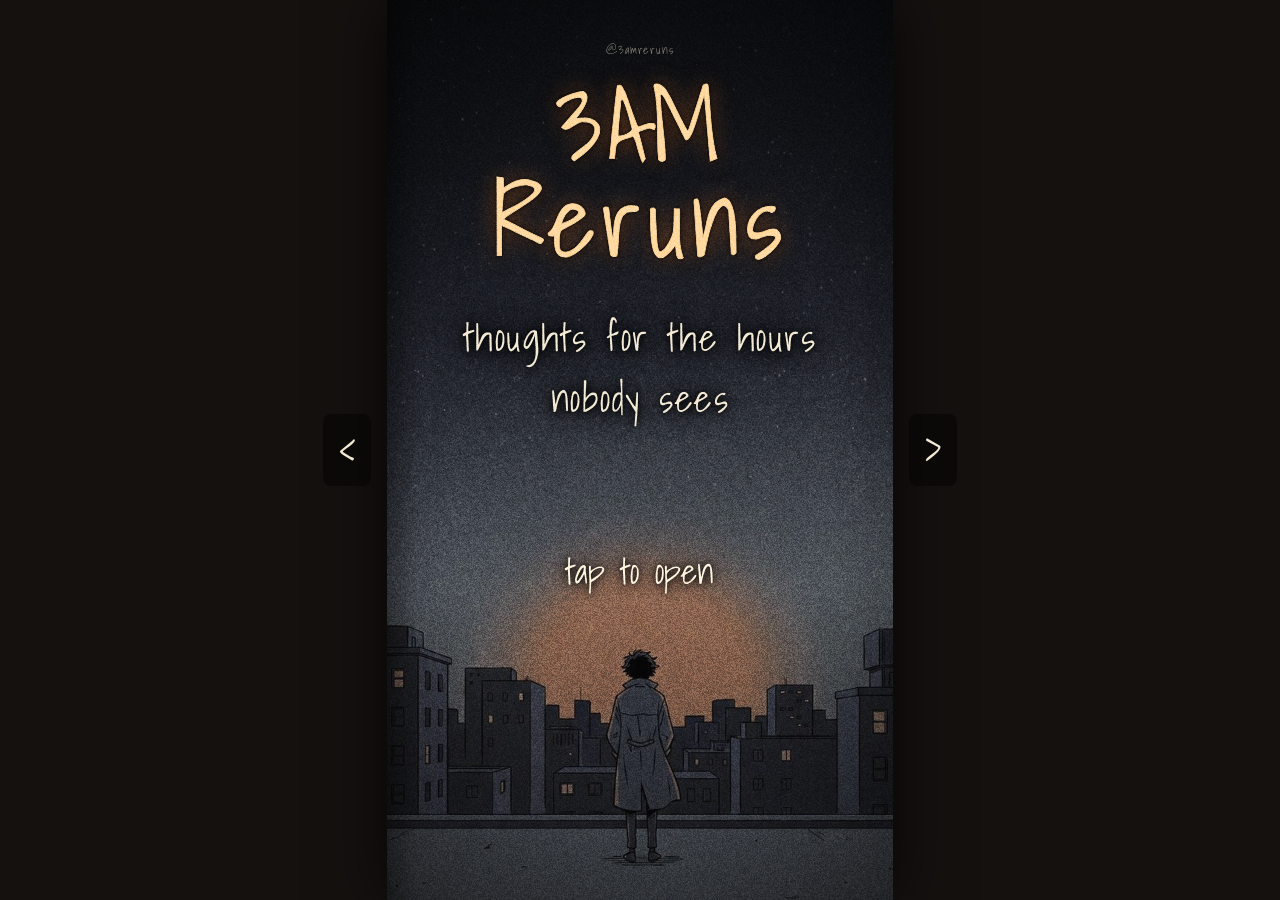
<file: vol1/index.html>
<!doctype html>
<html lang="en"><head>
<meta charset="utf-8">
<meta name="viewport" content="width=device-width,initial-scale=1,viewport-fit=cover">
<title>3AM Reruns</title>
<meta name="theme-color" content="#14110f">
<link rel="stylesheet" href="book.css">
</head><body>
<div id="stage"><div id="book" aria-live="polite"></div></div>
<button id="prev" class="nav" aria-label="Previous page">&#8249;</button>
<button id="next" class="nav" aria-label="Next page">&#8250;</button>
<div id="bar">
  <span class="l"><button id="home" aria-label="Home">&#8962;</button><button id="toc" aria-label="Contents">&#9776;</button></span>
  <span id="count"></span>
  <button id="mute" aria-label="Mute music">&#9835;</button>
</div>
<div id="menu" hidden><div class="sheet"><h2>Chapters</h2><div class="wheel" id="chapters"></div></div></div>
<audio id="music" src="audio/calmant.mp3" loop preload="none"></audio>
<script src="poems.js"></script>
<script src="book.js"></script>
</body></html>
</file>
<file: vol1/book.css>
@font-face{font-family:"Shadows Into Light";src:url(fonts/ShadowsIntoLight-Regular.ttf) format("truetype");font-display:swap}
:root{--paper:#e9dfc9;--ink:#2a221b;--bg:#14110f;--w:min(100vw,calc(100dvh*9/16));}
*{box-sizing:border-box;-webkit-tap-highlight-color:transparent}
html,body{margin:0;height:100%;background:var(--bg);overflow:hidden;font-family:"Shadows Into Light",cursive;color:var(--paper);overscroll-behavior:none;touch-action:pan-y}
#stage{position:fixed;inset:0;display:flex;align-items:center;justify-content:center;perspective:2200px}
#book{position:relative;width:var(--w);height:calc(var(--w)*16/9);max-height:100dvh;box-shadow:0 0 60px #000a}
.page{position:absolute;inset:0;transform-origin:left center;transition:transform .9s cubic-bezier(.65,0,.25,1),box-shadow .9s,filter .9s;background:var(--paper);overflow:hidden;backface-visibility:hidden;-webkit-backface-visibility:hidden}
.page.gone{transform:rotateY(-180deg);box-shadow:none;pointer-events:none}
.page.flipping{box-shadow:12px 0 40px #0008}
.page::after{content:"";position:absolute;inset:0;pointer-events:none;background:linear-gradient(90deg,#0005,transparent 6%),radial-gradient(ellipse at center,transparent 55%,#0006 100%)}
.grain{position:absolute;inset:0;pointer-events:none;mix-blend-mode:overlay;opacity:.35;z-index:3;background-image:url("data:image/svg+xml;utf8,<svg xmlns='http://www.w3.org/2000/svg' width='200' height='200'><filter id='n'><feTurbulence type='fractalNoise' baseFrequency='.9' numOctaves='2' stitchTiles='stitch'/><feColorMatrix values='0 0 0 0 .5 0 0 0 0 .5 0 0 0 0 .5 0 0 0 1 0'/></filter><rect width='200' height='200' filter='url(%23n)'/></svg>")}
.pic{position:absolute;inset:0;background:#1b1612 center/cover no-repeat;filter:sepia(.28) saturate(.78) contrast(.92) brightness(.95)}
.shade{position:absolute;inset:0;background:linear-gradient(transparent 45%,#0009 100%)}
.line{position:absolute;left:8%;right:8%;bottom:11%;z-index:2;text-align:center;font-size:calc(var(--w)*.085);line-height:1.18;color:#f3ead6;text-shadow:0 2px 8px #000c}
.foot{position:absolute;left:0;right:0;bottom:3.5%;text-align:center;font-size:calc(var(--w)*.04);opacity:.6;z-index:2;color:#f3ead6}
.plain{display:flex;flex-direction:column;align-items:center;justify-content:center;text-align:center;padding:12%;color:var(--ink);background:var(--paper)}
.plain h1{font-weight:400;margin:0;font-size:calc(var(--w)*.17);line-height:1}
.plain h2{font-weight:400;margin:.3em 0;font-size:calc(var(--w)*.1)}
.plain p,.plain li{font-size:calc(var(--w)*.05);margin:.4em 0}
.small{font-size:calc(var(--w)*.04)!important;opacity:.7;line-height:1.3}

.cover h1{color:#f3ead6}
.tap{margin-top:2.2em;font-size:calc(var(--w)*.065);animation:pulse 2.4s infinite}
@keyframes pulse{50%{opacity:.35}}
.plain.title{background:#221b16;color:#f3ead6}
.title .theme{opacity:.6;font-size:calc(var(--w)*.05);text-transform:lowercase}
.title .num{opacity:.5;font-size:calc(var(--w)*.06)}
.plain ul{list-style:none;padding:0;margin:.6em 0;width:100%;max-height:80%;overflow:auto;margin-top:0}
.plain li{cursor:pointer;padding:.05em 0;border-bottom:1px dotted #2a221b44}
.plain li span{opacity:.5;margin-right:.5em}
.plain a{color:inherit}
.nav,#bar button{background:#0006;color:#f3ead6;border:0;font:inherit;cursor:pointer}
.nav{position:fixed;top:50%;transform:translateY(-50%);width:48px;height:72px;font-size:42px;z-index:10;border-radius:8px;display:none}
#prev{left:max(8px,calc(50vw - var(--w)/2 - 64px))}
#next{right:max(8px,calc(50vw - var(--w)/2 - 64px))}
@media (hover:hover) and (pointer:fine){.nav{display:block}}
#bar{position:fixed;top:0;left:0;right:0;display:flex;justify-content:space-between;align-items:center;padding:calc(env(safe-area-inset-top) + 8px) 12px 8px;z-index:10;pointer-events:none;opacity:0;transition:opacity .4s}
#bar.on{opacity:1}
#bar>*{pointer-events:auto}
#bar button{width:40px;height:40px;border-radius:50%;font-size:20px}
#bar button.off{opacity:.45;text-decoration:line-through}
#count{font-size:16px;opacity:.8;text-shadow:0 1px 4px #000}

#book.fade{animation:bfade .45s ease}
@keyframes bfade{from{opacity:.2}to{opacity:1}}
.sheen{position:absolute;inset:0;pointer-events:none;z-index:4;background:linear-gradient(90deg,#0000 40%,#fff2 50%,#0000 60%);opacity:0;transition:opacity .9s}
.page.flipping .sheen{opacity:1}
.page.flipping{filter:brightness(.92)}
.pic{transform:scale(1);transition:transform 14s linear}
.page.active .pic{transform:scale(1.06)}
.cover .pic{filter:sepia(.28) saturate(.78) contrast(.92) brightness(.8)}
.shade.full{background:linear-gradient(#0008,#0004 40%,#000b)}
.coverText{position:absolute;inset:0;z-index:2;display:flex;flex-direction:column;align-items:center;justify-content:center;text-align:center;padding:12%;color:#f3ead6;text-shadow:0 2px 12px #000}
.coverText h1{margin:0;font-weight:400;font-size:calc(var(--w)*.2);line-height:.95}
.coverText .sub{font-size:calc(var(--w)*.055);margin:.8em 0 0}
.coverText .tap{margin-top:2.4em;font-size:calc(var(--w)*.065);animation:pulse 2.4s infinite}
.plain input{width:100%;font:inherit;font-size:calc(var(--w)*.07);text-align:center;background:transparent;border:0;border-bottom:2px solid #2a221b88;color:var(--ink);padding:.2em;margin:.4em 0 1em;outline:0;border-radius:0}
.plain input::placeholder{color:#2a221b66}
.chips{display:flex;gap:8px;margin:.4em 0 1.4em}
.chips button,.big{font:inherit;color:var(--ink);background:transparent;border:2px solid #2a221b88;border-radius:20px;padding:.25em .7em;font-size:calc(var(--w)*.05);cursor:pointer;transition:background .25s,color .25s}
.chips button.on,.big{background:var(--ink);color:var(--paper)}
.big{font-size:calc(var(--w)*.06);padding:.35em 1em;margin:.4em 0 1em}
.l{display:flex;gap:8px}
body.onpic #bar,.x{}

#menu{position:fixed;inset:0;z-index:20;background:#000a;display:flex;align-items:flex-start;justify-content:flex-start;opacity:0;transition:opacity .25s}
#menu.show{opacity:1}
#menu .sheet{margin:calc(env(safe-area-inset-top) + 56px) 12px 12px;width:min(340px,calc(100vw - 24px));max-height:calc(100dvh - 90px);overflow:auto;background:var(--paper);color:var(--ink);border-radius:14px;padding:14px 18px;transform:translateY(-8px);transition:transform .25s}
#menu.show .sheet{transform:none}
#menu h2{font-weight:400;margin:0 0 6px;font-size:30px}
#menu ul{list-style:none;margin:0;padding:0}
#menu li{font-size:24px;padding:8px 4px;border-bottom:1px dotted #2a221b44;cursor:pointer}
#menu li span{opacity:.5;margin-right:.6em}
#menu li.now{background:#2a221b18;border-radius:6px}
#menu[hidden]{display:none}

.coverText{justify-content:flex-start;padding-top:22%}
.coverText .tap{position:absolute;bottom:9%;left:0;right:0;margin:0}
.cover .pic{filter:sepia(.15) saturate(.9) contrast(.95) brightness(.95)}
.shade.full{background:linear-gradient(#0006,#0000 45%,#0000 70%,#0006)}
.coverText .tap{position:static;margin-top:1.8em}
.why{align-items:flex-start;text-align:left}.why h2{margin-bottom:.5em}.why p{font-size:calc(var(--w)*.058);line-height:1.25;margin:.55em 0}
.coverText .sub{font-size:calc(var(--w)*.075);color:#fff6e0;text-shadow:0 0 6px #000,0 2px 14px #000,0 0 28px #000;opacity:1}
.coverText .tap{font-size:calc(var(--w)*.07);text-shadow:0 0 6px #000,0 2px 14px #000}
.shade.full{background:linear-gradient(#000a,#0005 38%,#0000 65%,#0006)}
.coverText .for{font-size:calc(var(--w)*.065);margin:.5em 0 0;min-height:1em;color:#fff6e0;text-shadow:0 0 6px #000,0 2px 14px #000}
/* cover hierarchy: warm gold title, cream tagline, amber name, pill button */
.coverText h1{color:#ffd9a0;letter-spacing:.05em;-webkit-text-stroke:.8px #ffd9a0;text-shadow:0 0 4px #000,0 0 22px #e8803a99,0 3px 16px #000}
.coverText .sub{color:#f3ead6;letter-spacing:.04em;margin-top:1em}
.coverText .for{color:#ffb36b;font-size:calc(var(--w)*.075);-webkit-text-stroke:.4px #ffb36b}
.coverText .for:not(:empty)::before,.coverText .for:not(:empty)::after{content:"\2014";opacity:.6;margin:0 .4em}
.coverText .tap{display:inline-block;color:#fff6e0;background:#000a;border:1.5px solid #ffd9a0;border-radius:999px;padding:.35em 1.4em;margin-top:1.4em;animation:pulse2 2.4s infinite}
@keyframes pulse2{50%{opacity:.65;transform:scale(.97)}}
/* thought lines: slightly stronger */
.line{color:#fff3d6;-webkit-text-stroke:.5px #fff3d6;text-shadow:0 0 3px #000,0 2px 10px #000,0 0 24px #000a}
.shade{background:linear-gradient(transparent 40%,#000b 100%)}
.coverText{padding-top:15%}
.cover .pic{transition:none;transform-origin:50% 75%;animation:coverzoom 60s ease-in-out infinite alternate}
@keyframes coverzoom{from{transform:scale(1)}to{transform:scale(1.1)}}
@media (prefers-reduced-motion:reduce){.cover .pic{animation:none}}
.coverText .tap{background:none;border:0;border-radius:0;padding:0;margin-top:1.6em;color:#fff6e0;text-shadow:0 0 6px #000,0 2px 14px #000;animation:pulse 2.4s infinite}

/* wheel carousel */
.wheel{--ih:calc(var(--w)*.12);--wh:calc(var(--ih)*7);position:relative;height:var(--wh);width:100%;overflow-y:auto;scroll-snap-type:y mandatory;scrollbar-width:none;overscroll-behavior:contain;touch-action:pan-y;-webkit-overflow-scrolling:touch;-webkit-mask-image:linear-gradient(transparent,#000 28%,#000 72%,transparent);mask-image:linear-gradient(transparent,#000 28%,#000 72%,transparent)}
.wheel::-webkit-scrollbar{display:none}
.wheel ul{margin:0;padding:calc((var(--wh) - var(--ih))/2) 0;max-height:none;overflow:visible;width:100%}
.wheel li{height:var(--ih);display:flex;align-items:center;justify-content:center;scroll-snap-align:center;border:0;padding:0;margin:0;font-size:calc(var(--ih)*.62);white-space:nowrap;will-change:transform,opacity;cursor:pointer}
.wheel li span{opacity:.5;margin-right:.5em;font-size:.7em}
.wheel li.sel{font-weight:400;-webkit-text-stroke:.5px currentColor}
.plain .wheel.wide{margin-top:.4em}
#menu .wheel{--ih:46px;--wh:min(62dvh,322px)}
#menu .sheet{overflow:hidden}
#menu li{border-bottom:0;padding:0}
#menu li.now{background:none}
/* no light band during turns; a soft shadow only */
.sheen{display:none}
.page.flipping{filter:none;box-shadow:8px 0 28px #0006}
.wheel,.wheel li{-webkit-user-select:none;user-select:none;-webkit-touch-callout:none}

/* perf: one shared static grain tile instead of a filter per page */
#book>.grain{position:absolute;inset:0;z-index:1000;pointer-events:none;mix-blend-mode:overlay;opacity:.22;background:url(img/grain.png);background-size:256px;image-rendering:pixelated}
.page .grain{display:none}
.wheel li{will-change:auto}
#book{perspective:2200px}
.handle{position:absolute;top:2.2%;left:0;right:0;text-align:center;z-index:1001;pointer-events:none;font-size:calc(var(--w)*.036);letter-spacing:.06em;color:#f3ead6;opacity:.55;text-shadow:0 0 4px #000a,0 1px 6px #000}
body.paper .handle{color:#2a221b;opacity:.6;text-shadow:none}

/* handle sits right under the page counter, same centre line */
.handle{position:fixed;top:calc(env(safe-area-inset-top) + 40px);left:0;right:0;z-index:11;font-size:12px;letter-spacing:.08em;color:#f3ead6;opacity:.5;text-shadow:none}
body.paper .handle{color:#f3ead6;opacity:.5;text-shadow:none}
#count{position:absolute;left:0;right:0;top:calc(env(safe-area-inset-top) + 8px);line-height:40px;text-align:center;pointer-events:none}

.wheel li.ch{text-transform:uppercase;letter-spacing:.14em;font-size:calc(var(--ih)*.5);-webkit-text-stroke:.4px currentColor}
.wheel li.sec{font-size:calc(var(--ih)*.58)}
.chapter h1{font-size:calc(var(--w)*.16);color:#ffd9a0}
.section h1{font-size:calc(var(--w)*.12)}
.section .num,.chapter .num{letter-spacing:.12em;text-transform:uppercase;font-size:calc(var(--w)*.05);margin-bottom:.4em}
#menu .wheel li.ch{font-size:20px}#menu .wheel li.sec{font-size:26px}
.wheel li.ch{font-size:calc(var(--ih)*.4);letter-spacing:.08em}
.wheel li.sec{font-size:calc(var(--ih)*.56)}
#menu .wheel ul{padding:calc((var(--wh) - var(--ih))/2) 0}

/* contents wheel: free scroll, taller, more titles visible */
.wheel{scroll-snap-type:none;-webkit-mask-image:linear-gradient(transparent,#000 14%,#000 86%,transparent);mask-image:linear-gradient(transparent,#000 14%,#000 86%,transparent);cursor:grab}
.wheel li{scroll-snap-align:none}
.wheel.wide{--ih:calc(var(--w)*.105);--wh:calc(var(--w)*16/9*.62)}
.wheel:active{cursor:grabbing}

.wheel li.poem{font-size:calc(var(--ih)*.5);opacity:.9}
.wheel li.sec{font-size:calc(var(--ih)*.6);-webkit-text-stroke:.3px currentColor;font-style:normal}
#menu .wheel li.poem{font-size:21px}
</file>
